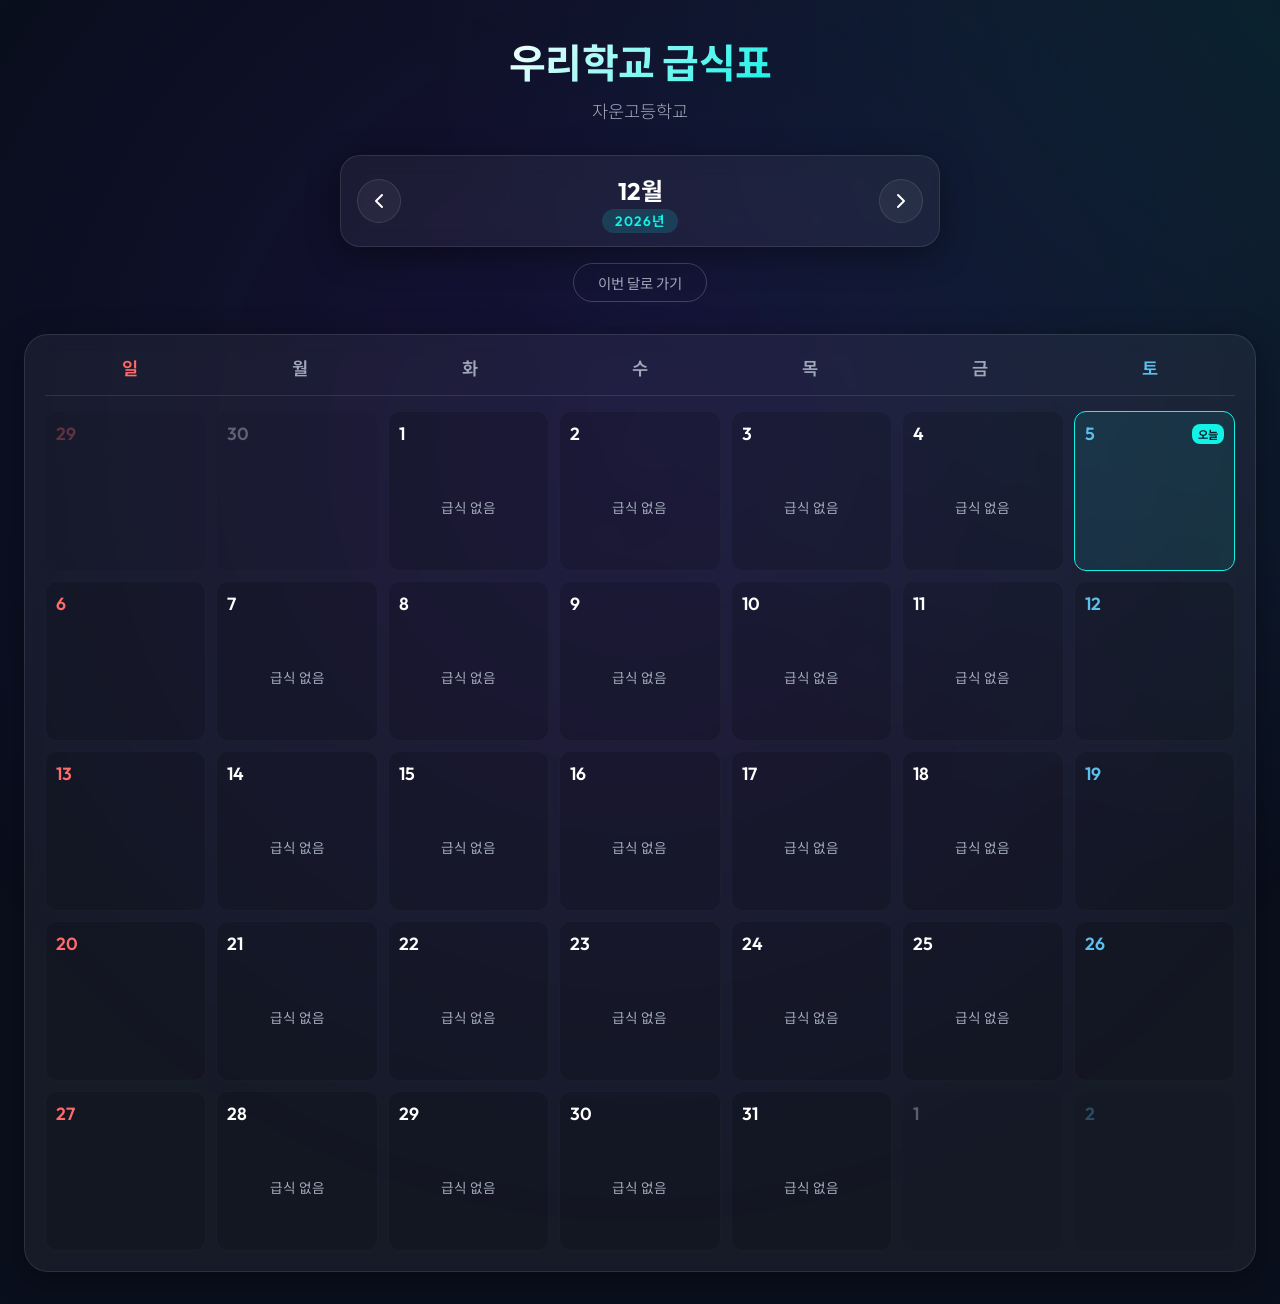
<file: index.html>
<!DOCTYPE html>
<html lang="ko">
<head>
    <meta charset="UTF-8">
    <meta name="viewport" content="width=device-width, initial-scale=1.0">
    <title>우리학교 급식표 - 자운고등학교</title>
    <!-- Use Google Fonts -->
    <link href="https://fonts.googleapis.com/css2?family=Outfit:wght@300;400;600;700&family=Noto+Sans+KR:wght@300;400;500;600;700&display=swap" rel="stylesheet">
    <link rel="stylesheet" href="styles.css">
</head>
<body>
    <div class="background-aurora"></div>
    <div class="container container-wide">
        <header>
            <h1 class="title">우리학교 급식표</h1>
            <p class="subtitle">자운고등학교</p>
        </header>

        <section class="date-controller">
            <button id="prevBtn" class="nav-btn" aria-label="이전 달">
                <svg width="24" height="24" viewBox="0 0 24 24" fill="none" stroke="currentColor" stroke-width="2" stroke-linecap="round" stroke-linejoin="round"><path d="M15 18l-6-6 6-6"/></svg>
            </button>
            <div class="current-date-display">
                <h2 id="monthDisplay">로드 중...</h2>
                <span id="yearDisplay" class="year-badge">-</span>
            </div>
            <button id="nextBtn" class="nav-btn" aria-label="다음 달">
                <svg width="24" height="24" viewBox="0 0 24 24" fill="none" stroke="currentColor" stroke-width="2" stroke-linecap="round" stroke-linejoin="round"><path d="M9 18l6-6-6-6"/></svg>
            </button>
        </section>

        <section class="controls">
            <button id="todayBtn" class="today-btn">이번 달로 가기</button>
        </section>

        <!-- Loader -->
        <div class="loader" id="loader"></div>

        <main id="calendarContainer" class="calendar-container hidden">
            <!-- Calendar Header (Days of week) -->
            <div class="calendar-header">
                <div class="sun">일</div>
                <div>월</div>
                <div>화</div>
                <div>수</div>
                <div>목</div>
                <div>금</div>
                <div class="sat">토</div>
            </div>
            <!-- Calendar Grid -->
            <div id="calendarGrid" class="calendar-grid">
                <!-- Days will be generated by JS -->
            </div>
        </main>
    </div>

    <script src="script.js"></script>
</body>
</html>
</file>
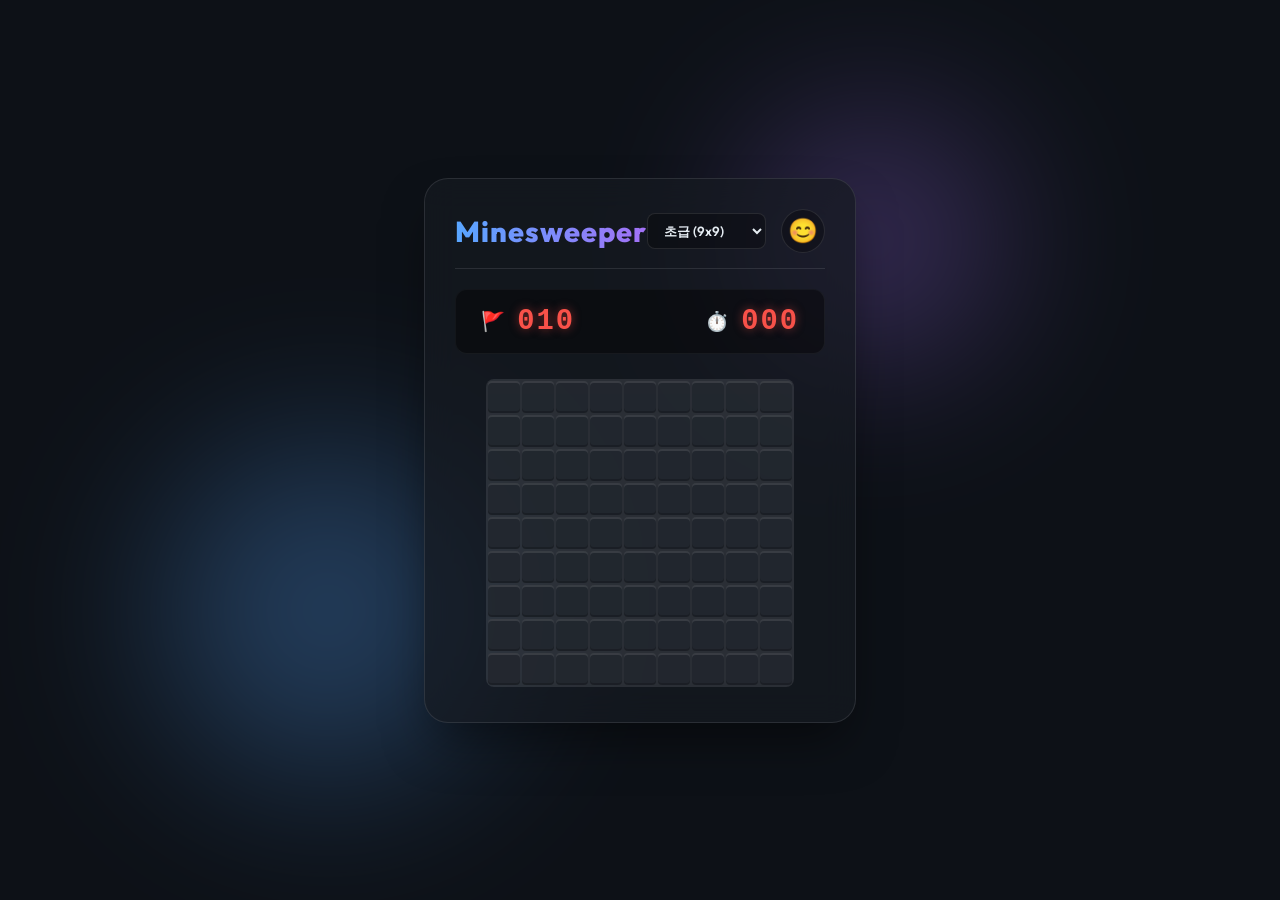
<file: minesweeper/index.html>
<!DOCTYPE html>
<html lang="ko">
<head>
    <meta charset="UTF-8">
    <meta name="viewport" content="width=device-width, initial-scale=1.0">
    <title>Minesweeper Premium</title>
    <link rel="stylesheet" href="index.css">
    <link href="https://fonts.googleapis.com/css2?family=Outfit:wght@300;400;600;800&display=swap" rel="stylesheet">
</head>
<body>
    <div class="background-effects">
        <div class="blob blob-1"></div>
        <div class="blob blob-2"></div>
    </div>
    <div class="game-container">
        <header class="game-header">
            <h1>Minesweeper</h1>
            <div class="controls">
                <select id="difficulty" title="난이도">
                    <option value="easy">초급 (9x9)</option>
                    <option value="medium">중급 (16x16)</option>
                    <option value="hard">고급 (30x16)</option>
                </select>
                <button id="restart-btn" class="icon-btn">😊</button>
            </div>
        </header>

        <section class="game-dashboard">
            <div class="dashboard-item">
                <span class="icon">🚩</span>
                <span id="mine-count" class="digital-text">010</span>
            </div>
            <div class="dashboard-item">
                <span class="icon">⏱️</span>
                <span id="timer" class="digital-text">000</span>
            </div>
        </section>

        <section class="board-container">
            <div id="game-board" class="game-board"></div>
        </section>
        
        <div id="game-over-overlay" class="overlay hidden">
            <h2 id="end-message">Game Over</h2>
            <button id="play-again-btn">다시 하기</button>
        </div>
    </div>
    <script src="script.js"></script>
</body>
</html>
</file>
<file: styles.css>
:root {
    --bg-color: #0a0f1d;
    --text-primary: #ffffff;
    --text-secondary: #a0a8b9;
    --glass-bg: rgba(255, 255, 255, 0.05);
    --glass-border: rgba(255, 255, 255, 0.1);
    --accent-color: #12f2e6;
    --accent-color-hover: #0cd4c9;
    --card-shadow: 0 8px 32px 0 rgba(0, 0, 0, 0.37);
    --allergy-bg: rgba(255, 107, 107, 0.15);
    --allergy-color: #ff8585;
}

* {
    box-sizing: border-box;
    margin: 0;
    padding: 0;
}

body {
    font-family: 'Outfit', 'Noto Sans KR', sans-serif;
    background-color: var(--bg-color);
    color: var(--text-primary);
    min-height: 100vh;
    display: flex;
    justify-content: center;
    position: relative;
    overflow-x: hidden;
}

/* Aurora Background */
.background-aurora {
    position: fixed;
    top: -50%;
    left: -50%;
    width: 200%;
    height: 200%;
    background: radial-gradient(circle at 50% 50%, rgba(95, 34, 217, 0.15), transparent 50%),
                radial-gradient(circle at 80% 20%, rgba(18, 242, 230, 0.1), transparent 40%);
    z-index: -1;
    animation: pulse 15s infinite alternate;
}

@keyframes pulse {
    0% { transform: scale(1) translate(0, 0); }
    100% { transform: scale(1.1) translate(-2%, 2%); }
}

.container-wide {
    width: 100%;
    max-width: 1300px;
    padding: 2rem 1.5rem;
    display: flex;
    flex-direction: column;
    align-items: center;
}

header {
    text-align: center;
    margin-bottom: 2rem;
    animation: fadeInDown 0.8s ease-out;
}

.title {
    font-size: 2.5rem;
    font-weight: 700;
    background: linear-gradient(135deg, #fff, #12f2e6);
    -webkit-background-clip: text;
    -webkit-text-fill-color: transparent;
    margin-bottom: 0.5rem;
    letter-spacing: -0.5px;
}

.subtitle {
    font-size: 1.1rem;
    color: var(--text-secondary);
    font-weight: 300;
}

/* Date Controller */
.date-controller {
    display: flex;
    align-items: center;
    justify-content: space-between;
    width: 100%;
    max-width: 600px;
    background: var(--glass-bg);
    border: 1px solid var(--glass-border);
    border-radius: 20px;
    padding: 1rem;
    margin-bottom: 1rem;
    backdrop-filter: blur(10px);
    -webkit-backdrop-filter: blur(10px);
    box-shadow: var(--card-shadow);
    animation: fadeIn 1s ease-out;
}

.current-date-display {
    text-align: center;
}

#monthDisplay {
    font-size: 1.5rem;
    font-weight: 700;
    margin-bottom: 0.2rem;
}

.year-badge {
    background: rgba(18, 242, 230, 0.15);
    color: var(--accent-color);
    padding: 0.2rem 0.8rem;
    border-radius: 12px;
    font-size: 0.85rem;
    font-weight: 600;
    letter-spacing: 1px;
}

.nav-btn {
    background: rgba(255, 255, 255, 0.05);
    border: 1px solid rgba(255, 255, 255, 0.1);
    color: white;
    border-radius: 50%;
    width: 44px;
    height: 44px;
    display: flex;
    align-items: center;
    justify-content: center;
    cursor: pointer;
    transition: all 0.3s ease;
}

.nav-btn:hover {
    background: var(--accent-color);
    color: var(--bg-color);
    transform: scale(1.05);
    box-shadow: 0 0 15px rgba(18, 242, 230, 0.4);
}

.controls {
    margin-bottom: 2rem;
    width: 100%;
    display: flex;
    justify-content: center;
    animation: fadeIn 1.2s ease-out;
}

.today-btn {
    background: transparent;
    border: 1px solid rgba(255, 255, 255, 0.2);
    color: var(--text-secondary);
    padding: 0.5rem 1.5rem;
    border-radius: 20px;
    font-size: 0.9rem;
    cursor: pointer;
    transition: all 0.3s ease;
    font-family: inherit;
}

.today-btn:hover {
    border-color: var(--accent-color);
    color: var(--accent-color);
}

/* Calendar Container */
.calendar-container {
    width: 100%;
    animation: slideUp 0.6s ease-out;
    background: var(--glass-bg);
    border: 1px solid var(--glass-border);
    border-radius: 24px;
    padding: 20px;
    backdrop-filter: blur(10px);
    -webkit-backdrop-filter: blur(10px);
    box-shadow: var(--card-shadow);
}

.calendar-header {
    display: grid;
    grid-template-columns: repeat(7, 1fr);
    text-align: center;
    padding-bottom: 15px;
    margin-bottom: 15px;
    border-bottom: 1px solid rgba(255, 255, 255, 0.1);
    font-weight: 600;
    color: var(--text-secondary);
    font-size: 1.1rem;
}

.calendar-header .sun { color: #ff6b6b; } 
.calendar-header .sat { color: #5bc0eb; } 

.calendar-grid {
    display: grid;
    grid-template-columns: repeat(7, 1fr);
    gap: 10px;
    width: 100%;
}

.calendar-day {
    background: rgba(0, 0, 0, 0.15);
    border: 1px solid rgba(255, 255, 255, 0.03);
    border-radius: 12px;
    padding: 10px;
    min-height: 160px;
    transition: transform 0.2s ease, border-color 0.2s ease;
    display: flex;
    flex-direction: column;
}

.calendar-day:hover {
    transform: translateY(-2px);
    border-color: rgba(18, 242, 230, 0.4);
}

.calendar-day.other-month {
    opacity: 0.3;
    pointer-events: none;
}

.day-number {
    font-size: 1.1rem;
    font-weight: 600;
    margin-bottom: 8px;
    display: flex;
    justify-content: space-between;
    align-items: center;
}

.calendar-day.today {
    border-color: var(--accent-color);
    background: rgba(18, 242, 230, 0.08);
}

.calendar-day.today .day-number {
    color: var(--accent-color);
}

.meal-items {
    flex-grow: 1;
    display: flex;
    flex-direction: column;
    gap: 6px;
    font-size: 0.9rem;
    overflow-y: auto;
}

.meal-item {
    display: flex;
    flex-direction: column;
    background: rgba(255, 255, 255, 0.03);
    padding: 6px;
    border-radius: 6px;
}

.menu-name {
    font-weight: 400;
    color: #e2e8f0;
    display: flex;
    align-items: flex-start;
    gap: 5px;
    line-height: 1.3;
}

.menu-name span {
    flex-shrink: 0;
}

.allergy-badges {
    display: flex;
    flex-wrap: wrap;
    gap: 3px;
    margin-top: 4px;
}

.allergy-badge {
    background: var(--allergy-bg);
    color: var(--allergy-color);
    font-size: 0.65rem;
    padding: 1px 4px;
    border-radius: 4px;
    white-space: nowrap;
}

.no-meal {
    color: var(--text-secondary);
    font-size: 0.85rem;
    text-align: center;
    margin-top: auto;
    margin-bottom: auto;
}

.calorie-info-cal {
    text-align: right;
    font-size: 0.75rem;
    color: var(--accent-color);
    margin-top: 5px;
    padding-top: 5px;
    border-top: 1px dashed rgba(255,255,255,0.1);
}

.loader {
    width: 48px;
    height: 48px;
    border: 3px solid rgba(255, 255, 255, 0.1);
    border-bottom-color: var(--accent-color);
    border-radius: 50%;
    display: inline-block;
    box-sizing: border-box;
    animation: rotation 1s linear infinite;
    margin: 3rem auto;
}

.hidden {
    display: none !important;
}

/* Animations */
@keyframes rotation {
    0% { transform: rotate(0deg); }
    100% { transform: rotate(360deg); }
}

@keyframes fadeInDown {
    from { opacity: 0; transform: translateY(-20px); }
    to { opacity: 1; transform: translateY(0); }
}

@keyframes fadeIn {
    from { opacity: 0; }
    to { opacity: 1; }
}

@keyframes slideUp {
    from { opacity: 0; transform: translateY(20px); }
    to { opacity: 1; transform: translateY(0); }
}

/* Scrollbar styling */
::-webkit-scrollbar {
    width: 4px;
}
::-webkit-scrollbar-track {
    background: transparent;
}
::-webkit-scrollbar-thumb {
    background: rgba(255, 255, 255, 0.2);
    border-radius: 4px;
}
::-webkit-scrollbar-thumb:hover {
    background: rgba(255, 255, 255, 0.4);
}

/* Responsive */
@media (max-width: 1000px) {
    .calendar-container {
        overflow-x: auto;
        padding: 10px;
    }
    .calendar-header {
        min-width: 800px;
    }
    .calendar-grid {
        min-width: 800px;
    }
}
@media (max-width: 600px) { /* Mobile Vertical Mode */
    .calendar-header {
        display: none;
    }
    .calendar-grid {
        display: grid;
        grid-template-columns: 1fr;
        min-width: unset;
        gap: 15px;
    }
    .calendar-day.other-month {
        display: none; 
    }
    .calendar-day {
        min-height: auto;
        background: rgba(0, 0, 0, 0.2);
        box-shadow: 0 4px 15px rgba(0,0,0,0.1);
    }
    .day-number {
        font-size: 1.2rem;
        color: #fff;
    }
    .calendar-day.today .day-number {
        color: var(--accent-color);
    }
}
</file>
<file: minesweeper/index.css>
:root {
    --bg-color: #0d1117;
    --panel-bg: rgba(22, 27, 34, 0.7);
    --panel-border: rgba(255, 255, 255, 0.1);
    --text-primary: #e6edf3;
    --text-muted: #8b949e;
    --cell-bg: rgba(33, 38, 45, 0.8);
    --cell-hover: rgba(48, 54, 61, 1);
    --cell-revealed: rgba(13, 17, 23, 0.6);
    --color-number-1: #58a6ff;
    --color-number-2: #3fb950;
    --color-number-3: #f0883e;
    --color-number-4: #f85149;
    --color-number-5: #a371f7;
    --color-number-6: #2f81f7;
    --color-number-7: #d2a8ff;
    --color-number-8: #ff7b72;
    --font-main: 'Outfit', sans-serif;
}

* {
    box-sizing: border-box;
    margin: 0;
    padding: 0;
}

body {
    background-color: var(--bg-color);
    color: var(--text-primary);
    font-family: var(--font-main);
    display: flex;
    justify-content: center;
    align-items: center;
    min-height: 100vh;
    overflow: hidden;
    position: relative;
    user-select: none;
    -webkit-user-select: none;
}

/* Background animated blobs for premium feel */
.background-effects {
    position: absolute;
    top: 0; left: 0; right: 0; bottom: 0;
    z-index: -1;
    overflow: hidden;
}

.blob {
    position: absolute;
    border-radius: 50%;
    filter: blur(80px);
    opacity: 0.4;
    animation: float 10s infinite alternate ease-in-out;
}

.blob-1 {
    top: 10%; right: 20%;
    width: 300px; height: 300px;
    background: radial-gradient(circle, #a371f7, transparent);
    animation-delay: 0s;
}

.blob-2 {
    bottom: 10%; left: 10%;
    width: 400px; height: 400px;
    background: radial-gradient(circle, #58a6ff, transparent);
    animation-delay: -5s;
}

@keyframes float {
    0% { transform: translateY(0) scale(1); }
    100% { transform: translateY(50px) scale(1.1); }
}

.game-container {
    background: var(--panel-bg);
    backdrop-filter: blur(16px);
    -webkit-backdrop-filter: blur(16px);
    border: 1px solid var(--panel-border);
    border-radius: 24px;
    padding: 30px;
    box-shadow: 0 25px 50px -12px rgba(0, 0, 0, 0.5);
    display: flex;
    flex-direction: column;
    gap: 20px;
    position: relative;
    max-width: 95vw;
    max-height: 95vh;
}

.game-header {
    display: flex;
    justify-content: space-between;
    align-items: center;
    border-bottom: 1px solid var(--panel-border);
    padding-bottom: 15px;
}

.game-header h1 {
    font-size: 1.8rem;
    font-weight: 800;
    letter-spacing: 1px;
    background: linear-gradient(90deg, #58a6ff, #a371f7);
    -webkit-background-clip: text;
    -webkit-text-fill-color: transparent;
}

.controls {
    display: flex;
    gap: 15px;
    align-items: center;
}

select {
    background: rgba(0,0,0,0.3);
    color: var(--text-primary);
    border: 1px solid var(--panel-border);
    border-radius: 8px;
    padding: 8px 12px;
    font-family: var(--font-main);
    font-weight: 600;
    outline: none;
    cursor: pointer;
    transition: border-color 0.3s;
}
select:focus {
    border-color: #58a6ff;
}

select option {
    background: var(--bg-color);
}

.icon-btn {
    background: rgba(0,0,0,0.3);
    border: 1px solid var(--panel-border);
    border-radius: 50%;
    width: 44px; height: 44px;
    font-size: 1.5rem;
    cursor: pointer;
    transition: all 0.2s ease;
    display: flex;
    justify-content: center;
    align-items: center;
}

.icon-btn:hover {
    background: rgba(255,255,255,0.1);
    transform: scale(1.05);
}

.icon-btn:active {
    transform: scale(0.95);
}

.game-dashboard {
    display: flex;
    justify-content: space-between;
    background: rgba(0,0,0,0.4);
    border-radius: 12px;
    padding: 15px 25px;
    border: 1px inset rgba(255,255,255,0.05);
}

.dashboard-item {
    display: flex;
    align-items: center;
    gap: 10px;
}

.icon {
    font-size: 1.2rem;
}

.digital-text {
    font-family: 'Courier New', Courier, monospace;
    font-size: 1.8rem;
    font-weight: bold;
    color: #f85149;
    text-shadow: 0 0 10px rgba(248, 81, 73, 0.5);
    letter-spacing: 2px;
    min-width: 60px;
    text-align: right;
}

.board-container {
    overflow: auto;
    border-radius: 12px;
    padding: 5px; /* for glow effects not getting cut */
    display: flex;
    justify-content: center;
}

/* Custom scrollbar for board */
.board-container::-webkit-scrollbar {
    width: 8px;
    height: 8px;
}
.board-container::-webkit-scrollbar-thumb {
    background-color: var(--panel-border);
    border-radius: 4px;
}

.game-board {
    display: grid;
    gap: 2px;
    background: var(--panel-border);
    padding: 2px;
    border-radius: 8px;
}

.cell {
    width: 32px;
    height: 32px;
    background-color: var(--cell-bg);
    border-radius: 4px;
    display: flex;
    justify-content: center;
    align-items: center;
    font-weight: 800;
    font-size: 1.1rem;
    cursor: pointer;
    transition: background-color 0.15s, transform 0.1s;
    box-shadow: inset 0 2px 0 rgba(255,255,255,0.1), inset 0 -2px 0 rgba(0,0,0,0.2);
}

.cell:hover:not(.revealed) {
    background-color: var(--cell-hover);
}

.cell:active:not(.revealed) {
    transform: scale(0.92);
}

.cell.revealed {
    background-color: var(--cell-revealed);
    box-shadow: inset 0 2px 5px rgba(0,0,0,0.5);
    cursor: default;
}

/* Colors for numbers */
.cell[data-value="1"] { color: var(--color-number-1); text-shadow: 0 0 5px rgba(88,166,255,0.4); }
.cell[data-value="2"] { color: var(--color-number-2); text-shadow: 0 0 5px rgba(63,185,80,0.4); }
.cell[data-value="3"] { color: var(--color-number-3); text-shadow: 0 0 5px rgba(240,136,62,0.4); }
.cell[data-value="4"] { color: var(--color-number-4); text-shadow: 0 0 5px rgba(248,81,73,0.4); }
.cell[data-value="5"] { color: var(--color-number-5); text-shadow: 0 0 5px rgba(163,113,247,0.4); }
.cell[data-value="6"] { color: var(--color-number-6); }
.cell[data-value="7"] { color: var(--color-number-7); }
.cell[data-value="8"] { color: var(--color-number-8); }

.cell.mine {
    background-color: rgba(248, 81, 73, 0.2);
    font-size: 1.4rem;
}

.cell.exploded {
    background-color: #f85149;
    box-shadow: 0 0 15px #f85149;
    z-index: 10;
}

.cell.flagged {
    font-size: 1.2rem;
}

/* Animations */
@keyframes reveal {
    0% { transform: scale(0.8); opacity: 0.5; }
    100% { transform: scale(1); opacity: 1; }
}
.cell.revealed.animate {
    animation: reveal 0.2s cubic-bezier(0.175, 0.885, 0.32, 1.275);
}

.overlay {
    position: absolute;
    top: 0; left: 0; width: 100%; height: 100%;
    background: rgba(13, 17, 23, 0.85);
    backdrop-filter: blur(8px);
    -webkit-backdrop-filter: blur(8px);
    display: flex;
    flex-direction: column;
    justify-content: center;
    align-items: center;
    border-radius: 24px;
    z-index: 100;
    opacity: 1;
    transition: opacity 0.4s ease;
}

.overlay.hidden {
    opacity: 0;
    pointer-events: none;
}

.overlay h2 {
    font-size: 3rem;
    margin-bottom: 20px;
    text-shadow: 0 0 20px rgba(0,0,0,0.8);
}

.overlay.win h2 {
    background: linear-gradient(90deg, #3fb950, #58a6ff);
    -webkit-background-clip: text;
    -webkit-text-fill-color: transparent;
}

.overlay.lose h2 {
    background: linear-gradient(90deg, #f85149, #f0883e);
    -webkit-background-clip: text;
    -webkit-text-fill-color: transparent;
}

#play-again-btn {
    background: linear-gradient(135deg, #58a6ff, #a371f7);
    color: white;
    border: none;
    border-radius: 20px;
    padding: 12px 30px;
    font-size: 1.1rem;
    font-weight: 600;
    font-family: var(--font-main);
    cursor: pointer;
    box-shadow: 0 4px 15px rgba(88, 166, 255, 0.4);
    transition: all 0.3s;
}

#play-again-btn:hover {
    transform: translateY(-2px);
    box-shadow: 0 6px 20px rgba(88, 166, 255, 0.6);
}

#play-again-btn:active {
    transform: translateY(1px);
}
</file>
